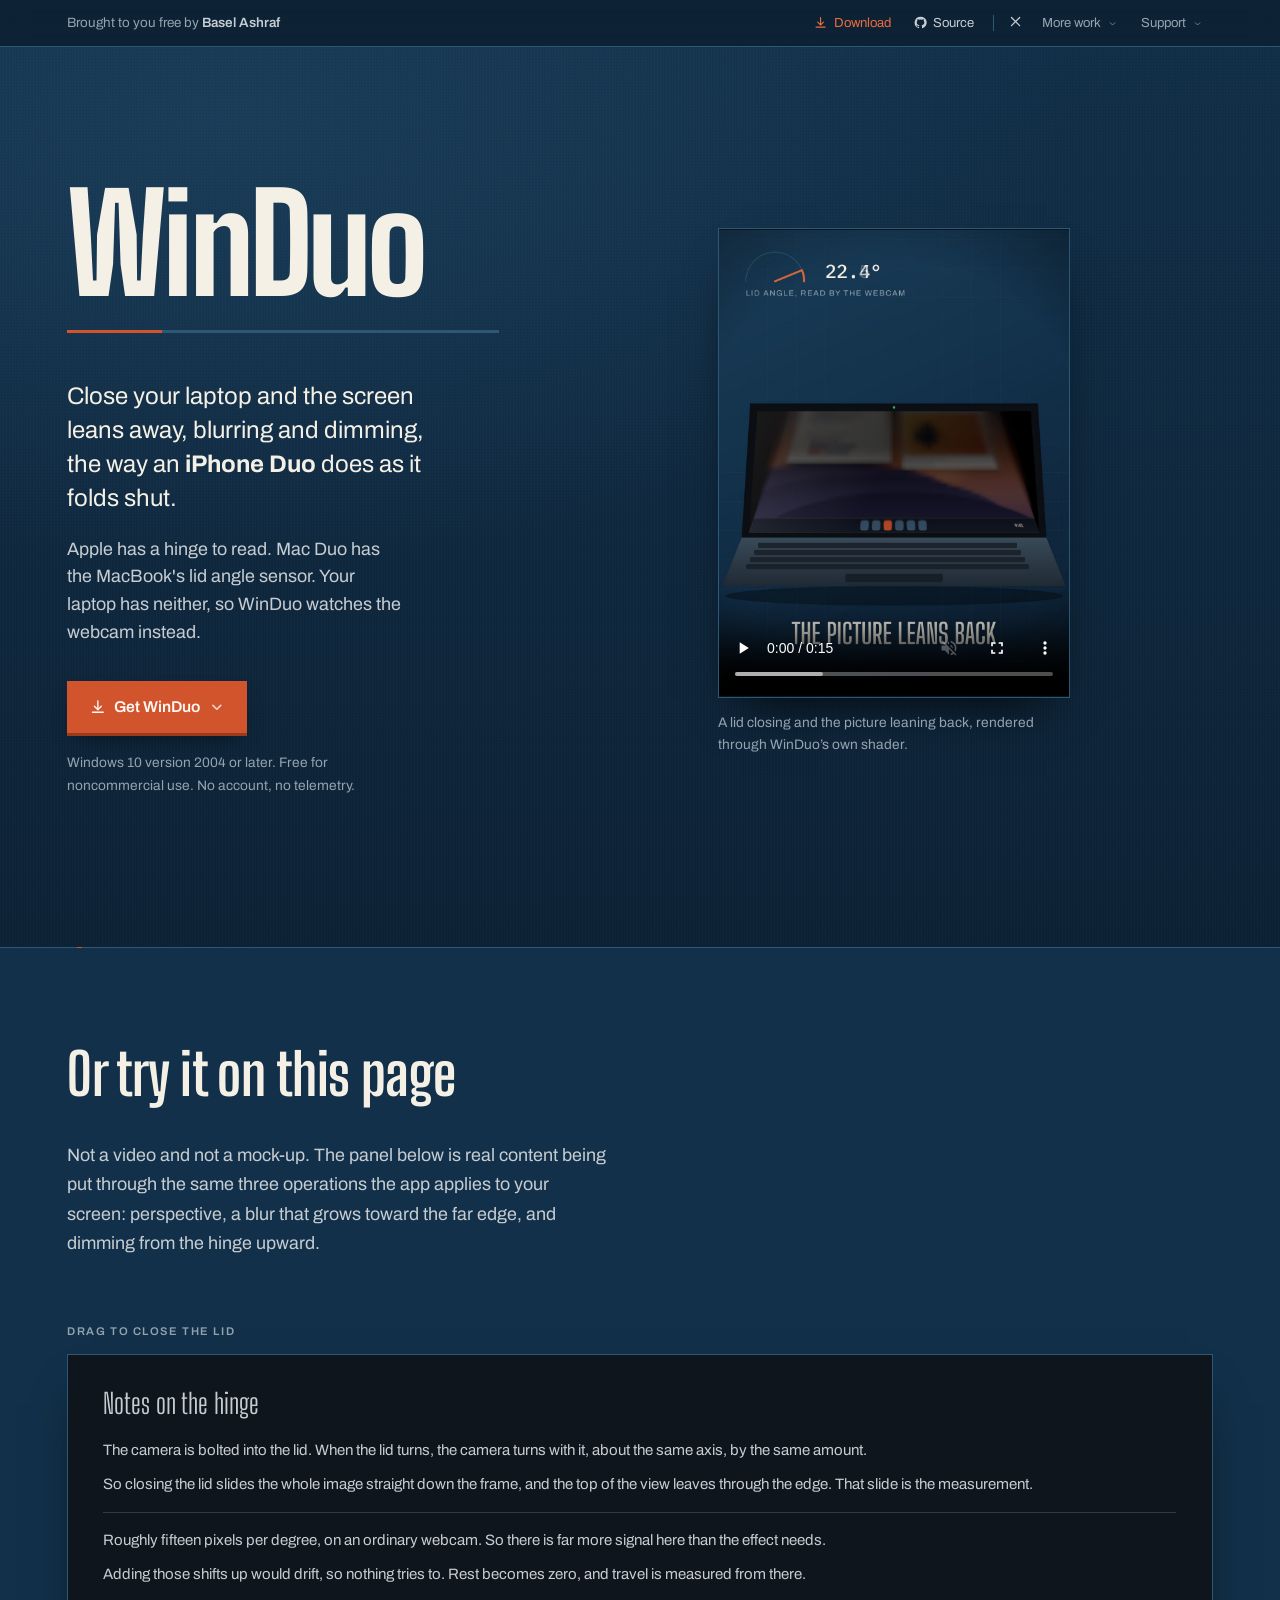
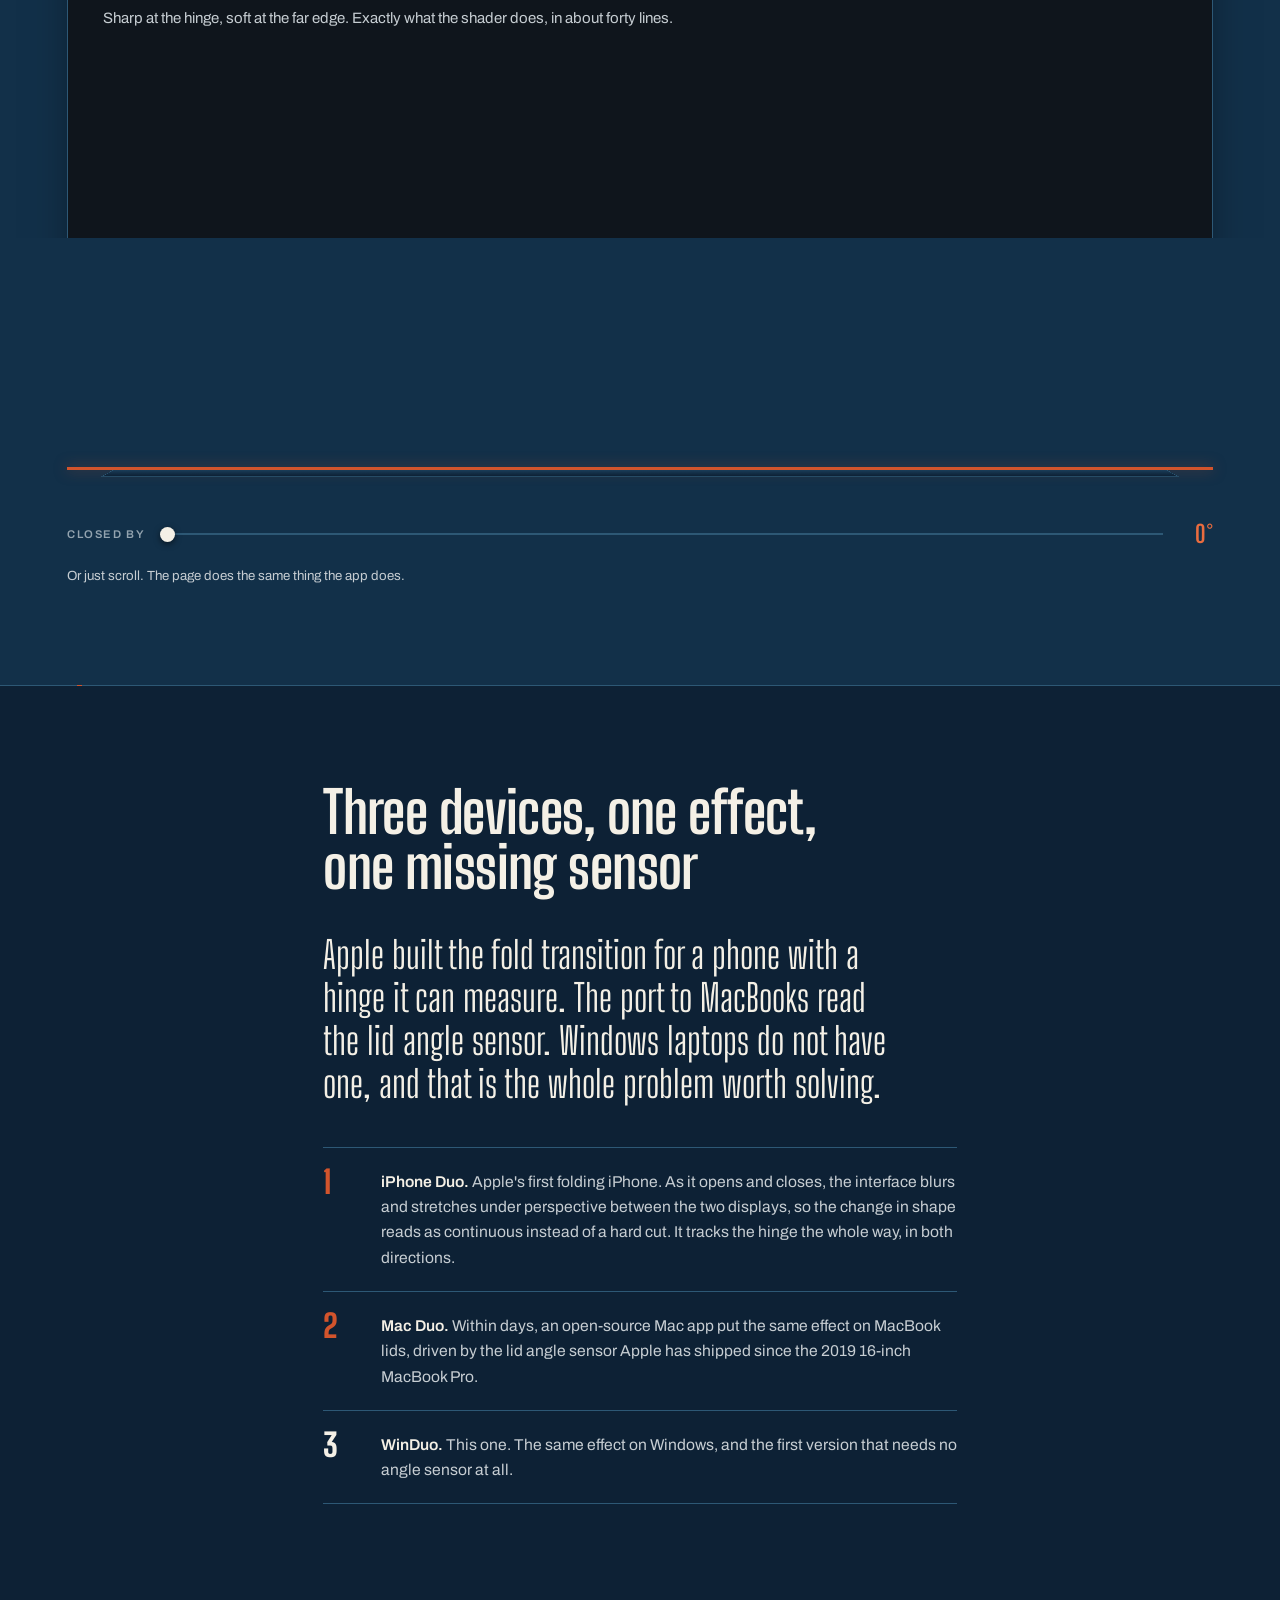
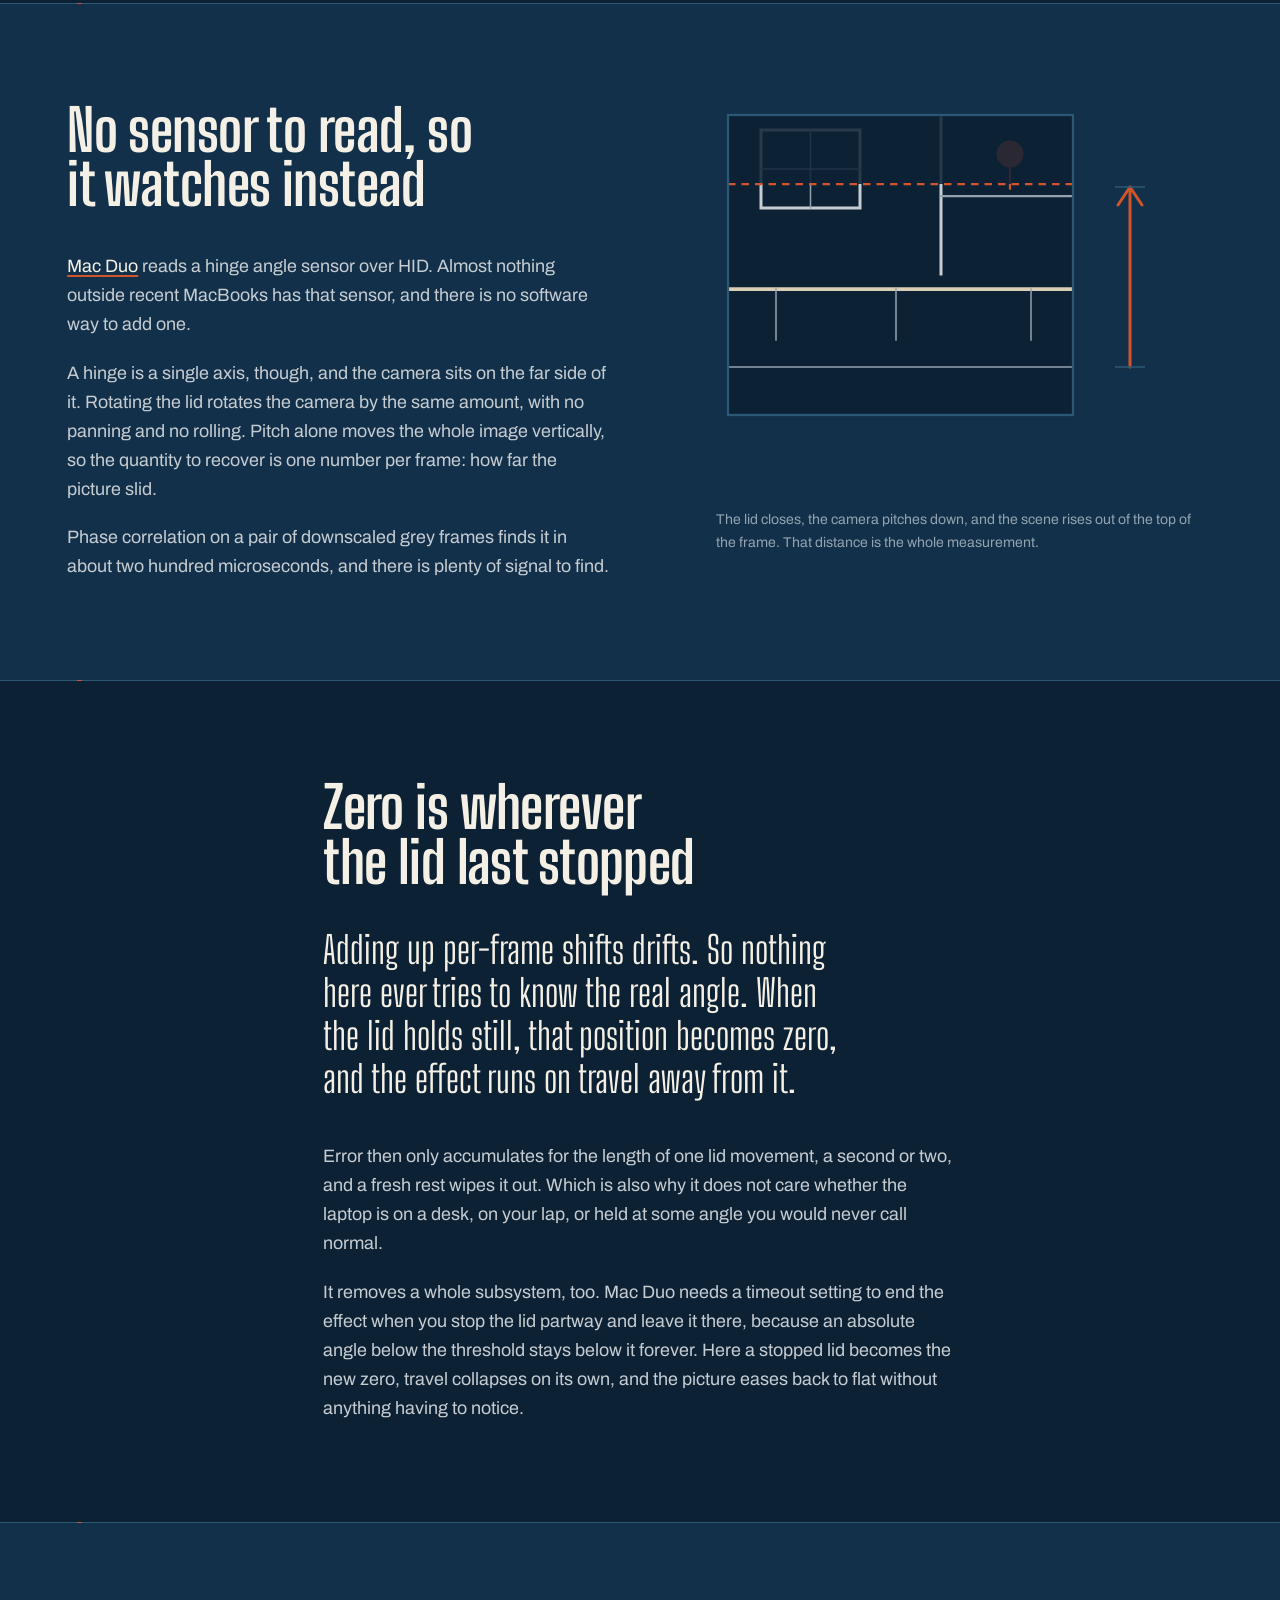
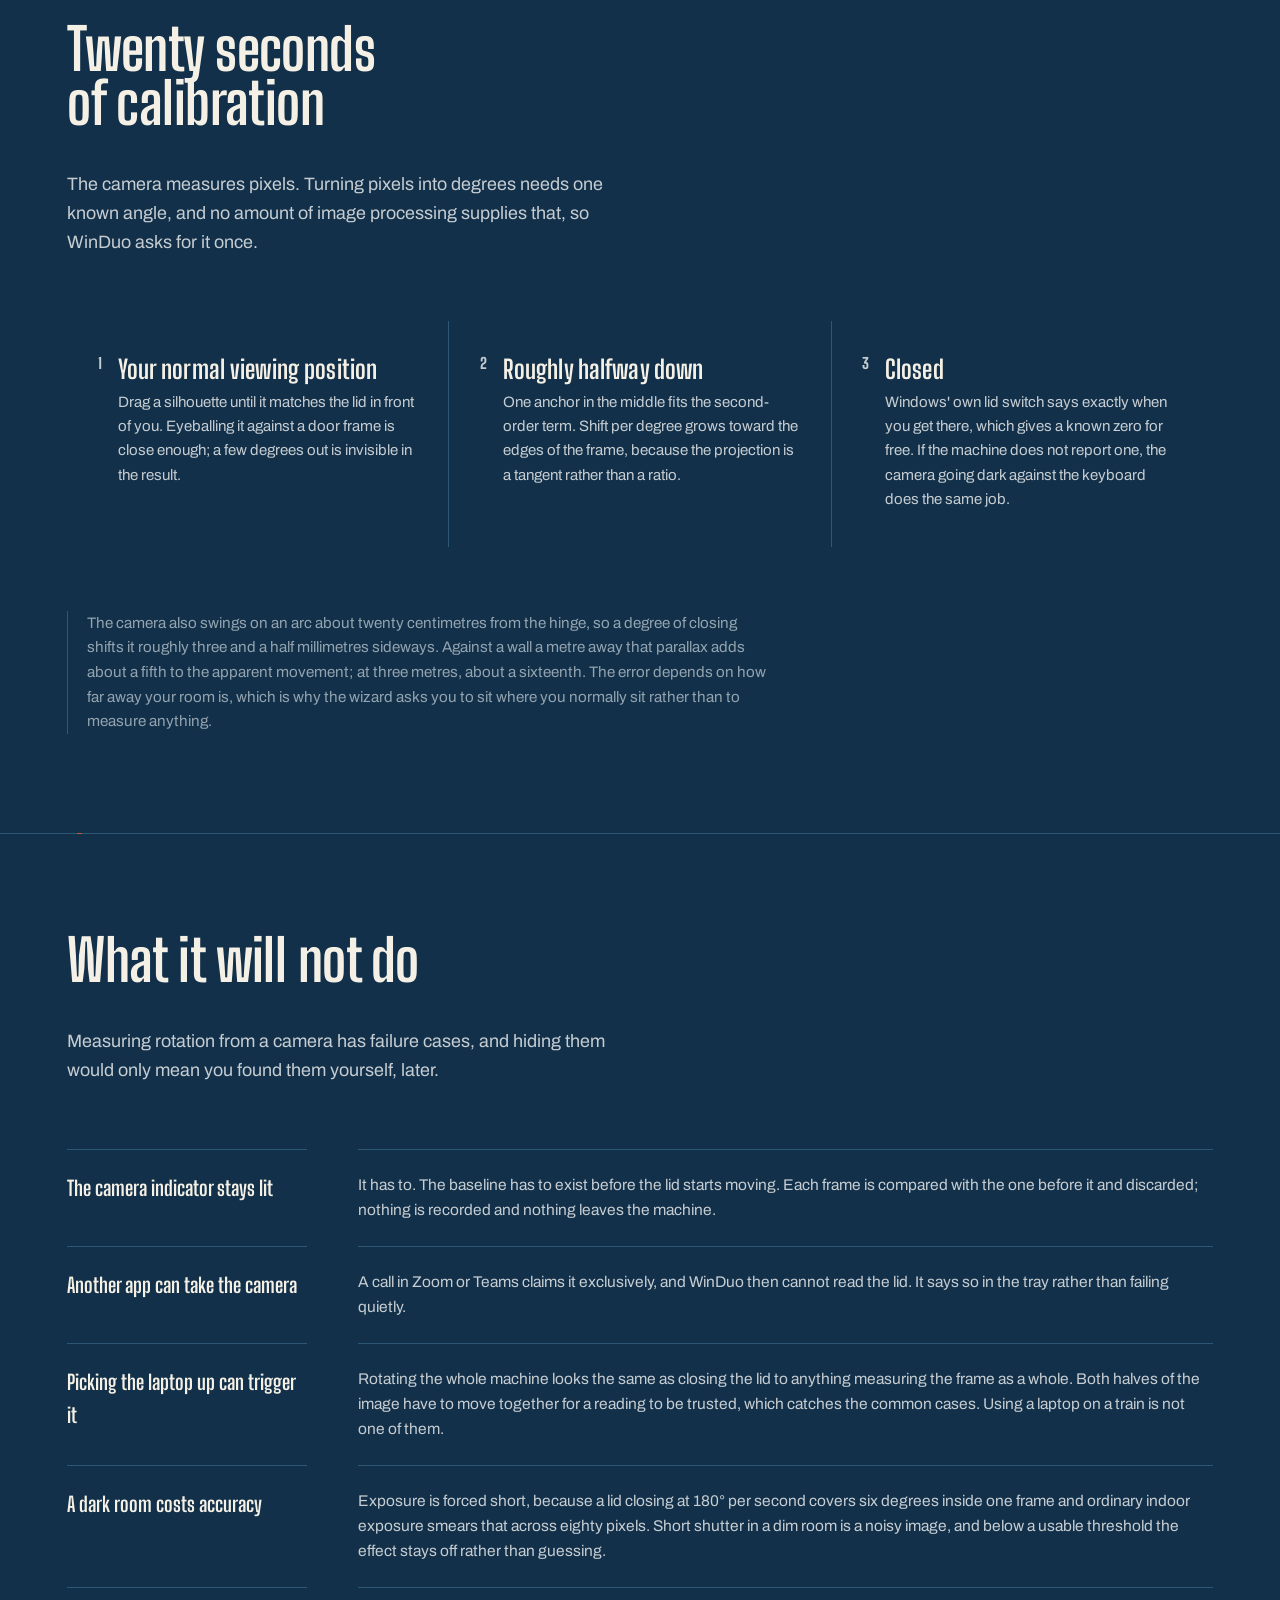
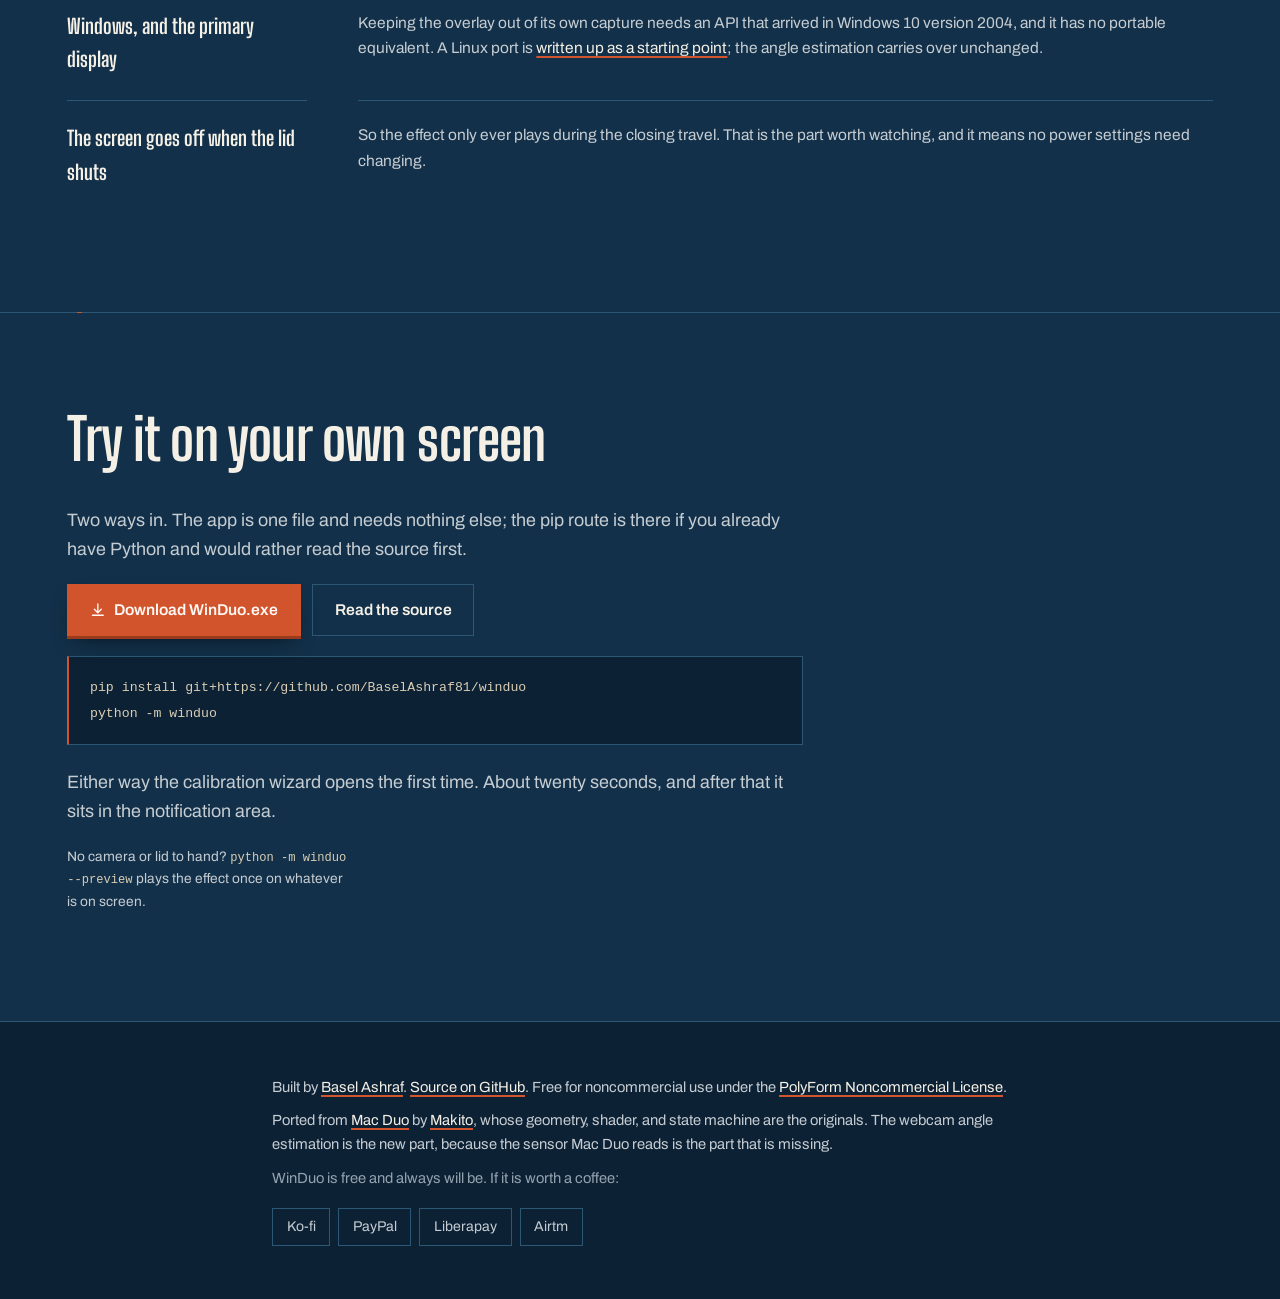
<file: docs/index.html>
<!DOCTYPE html>
<html lang="en">
<head>
<meta charset="utf-8">
<meta name="viewport" content="width=device-width, initial-scale=1">

<title>WinDuo: the iPhone Duo fold effect on any Windows laptop</title>
<meta name="description" content="Close your laptop and the screen leans away, blurring and dimming, like an iPhone Duo folding shut. Apple uses a hinge. Mac Duo uses the MacBook's lid angle sensor. Your laptop has neither, so WinDuo reads the angle from your webcam. Free and open source.">
<link rel="canonical" href="https://winduo.baselashraf.com/">
<meta name="author" content="Basel Ashraf">
<meta name="theme-color" content="#123049">

<meta property="og:type" content="website">
<meta property="og:site_name" content="WinDuo">
<meta property="og:title" content="WinDuo: the iPhone Duo fold effect on any Windows laptop">
<meta property="og:description" content="Apple needed a hinge. Mac Duo needed a lid angle sensor. WinDuo needs a webcam.">
<meta property="og:url" content="https://winduo.baselashraf.com/">
<meta property="og:image" content="https://baselashraf.com/media/winduo-og.png">
<meta property="og:image:width" content="1200">
<meta property="og:image:height" content="630">
<meta property="og:image:alt" content="A laptop screen leaning back on its hinge, the picture converging, blurring, and darkening toward its top edge.">
<meta name="twitter:card" content="summary_large_image">
<meta name="twitter:image" content="https://baselashraf.com/media/winduo-og.png">
<meta name="twitter:creator" content="@BaselAshraf81">
<meta name="twitter:title" content="WinDuo: the iPhone Duo fold effect on any Windows laptop">
<meta name="twitter:description" content="Apple needed a hinge. Mac Duo needed a lid angle sensor. WinDuo needs a webcam.">

<script type="application/ld+json">
{
  "@context": "https://schema.org",
  "@type": "SoftwareApplication",
  "name": "WinDuo",
  "url": "https://winduo.baselashraf.com/",
  "applicationCategory": "UtilitiesApplication",
  "operatingSystem": "Windows 10 version 2004 or later, Windows 11",
  "description": "Brings the iPhone Duo fold transition to Windows laptops. The screen tilts, blurs, and dims as the lid closes. The lid angle is recovered from the webcam by measuring vertical image shift, so no hinge angle sensor is required.",
  "offers": { "@type": "Offer", "price": "0", "priceCurrency": "USD" },
  "author": { "@type": "Person", "name": "Basel Ashraf", "url": "https://baselashraf.com/" },
  "license": "https://polyformproject.org/licenses/noncommercial/1.0.0",
  "codeRepository": "https://github.com/BaselAshraf81/winduo",
  "isBasedOn": "https://github.com/sumimakito/Mac-Duo"
}
</script>

<script type="application/ld+json">
{
  "@context": "https://schema.org",
  "@type": "FAQPage",
  "mainEntity": [
    {
      "@type": "Question",
      "name": "Does WinDuo need a lid angle sensor?",
      "acceptedAnswer": { "@type": "Answer", "text": "No. Almost no laptop outside recent MacBooks has one. WinDuo recovers the lid angle from the webcam instead: the camera is mounted in the lid, so closing the lid slides the whole camera image vertically by a predictable amount, roughly fifteen pixels per degree." }
    },
    {
      "@type": "Question",
      "name": "Is WinDuo recording me?",
      "acceptedAnswer": { "@type": "Answer", "text": "No. Each camera frame is compared with the frame before it and then discarded. Nothing is written to disk and nothing leaves the machine. The camera indicator light stays lit while WinDuo runs, because the app has to be watching before the lid starts moving." }
    },
    {
      "@type": "Question",
      "name": "What is the iPhone Duo fold effect?",
      "acceptedAnswer": { "@type": "Answer", "text": "On Apple's iPhone Duo, the interface blurs and stretches under perspective as the phone folds between its two displays, so the change in shape feels continuous rather than abrupt. Mac Duo brought the same effect to MacBooks using the lid angle sensor. WinDuo brings it to Windows laptops without one." }
    },
    {
      "@type": "Question",
      "name": "Which versions of Windows does WinDuo support?",
      "acceptedAnswer": { "@type": "Answer", "text": "Windows 10 version 2004 or later, and Windows 11. Keeping the overlay out of its own screen capture needs an API introduced in that build, and there is no workaround on older versions." }
    }
  ]
}
</script>

<link rel="icon" href="icon.svg" type="image/svg+xml">
<link rel="preconnect" href="https://fonts.googleapis.com">
<link rel="preconnect" href="https://fonts.gstatic.com" crossorigin>
<link href="https://fonts.googleapis.com/css2?family=Big+Shoulders+Display:wght@500;700;800&family=Archivo:ital,wght@0,400;0,500;0,600;1,400&display=swap" rel="stylesheet">
<link rel="stylesheet" href="style.css">

<!--
  Google tag (gtag.js), the same Measurement ID as every other property on
  baselashraf.com. GA4 sets its cookies on the registrable root domain, so this
  subdomain lands in the same property and the same sessions as the rest of the
  site without any cross-domain linker configuration.
-->
<script async src="https://www.googletagmanager.com/gtag/js?id=G-GM71X3G33E"></script>
<script>
  window.dataLayer = window.dataLayer || [];
  function gtag() { dataLayer.push(arguments); }
  gtag("js", new Date());
  gtag("config", "G-GM71X3G33E");
</script>
</head>
<body>
<!--
  THESIS: A painted flat is an image built to read correctly from one seat while
  the surface it sits on angles away from the audience. That is exactly what this
  app does to a screen, so the page performs the effect on its own content
  instead of describing it. Refuses the OSS arrangement: dark hero, gradient
  headline, three feature cards, badge row.
  OWN-WORLD: Drenched Prussian blue distemper ground, chalk snap-lines struck
  across it, oxide red as the working mark and the only saturated accent, raw
  linen as a material note. Condensed wood-type display over a workhorse
  grotesk. Rules and graticules are drawn, never boxed; there are no cards.
  STORY: A Windows laptop owner sees the effect happen to this page, understands
  it comes from the webcam rather than a sensor they do not have, believes the
  measurement is sound because the failure cases are named, and downloads it.
  FIRST VIEWPORT: Full-bleed blue flat. Chalk sightline struck horizontally at
  one third. The wordmark and one sentence painted at left; at right a screen
  hinged on its bottom edge, leaning back under real perspective with
  progressive blur and dimming, driven by a degree-marked control directly
  under it. Primary action sits on the sightline, left, above the fold.
  FORM: Scene painter's anamorphic stage flat. Candidate 6 of 7 on my grounded
  list, ordered by resonance. Seed key a822940d.
  FINISH: unreviewed and undocumented is unfinished; this build ends with the finish review, the verdict, and DESIGN.md
-->

<a class="skip" href="#read">Skip to the explanation</a>

<!--
  The nav bar sits above everything and stays put while you scroll. It does
  two jobs: it tells you who made this without burying it at the bottom, and
  it surfaces the links that would otherwise be footer-only (download, source,
  support). Compact enough not to cover the demo, noisy enough to be useful.
-->
<nav class="bar" aria-label="Site navigation">
  <div class="bar__inner">
    <a class="bar__name" href="https://baselashraf.com" rel="author">
      Brought to you free by <strong>Basel Ashraf</strong>
    </a>
    <ul class="bar__links">
      <li>
        <a class="bar__link bar__link--primary" href="download.html">
          <svg class="icon" viewBox="0 0 16 16" aria-hidden="true" fill="none" stroke="currentColor" stroke-width="1.4" stroke-linecap="round" stroke-linejoin="round"><path d="M8 2v8"/><path d="M4.5 7.5 8 11l3.5-3.5"/><path d="M2.5 13.5h11"/></svg>
          Download
        </a>
      </li>
      <li>
        <a class="bar__link" href="https://github.com/BaselAshraf81/winduo">
          <svg class="icon" viewBox="0 0 16 16" aria-hidden="true" fill="currentColor"><path d="M8 .8a7.2 7.2 0 0 0-2.28 14.03c.36.07.49-.16.49-.35v-1.24c-2 .44-2.42-.85-2.42-.85-.33-.83-.8-1.05-.8-1.05-.65-.45.05-.44.05-.44.72.05 1.1.74 1.1.74.64 1.1 1.68.78 2.09.6.06-.47.25-.79.46-.97-1.6-.18-3.28-.8-3.28-3.56 0-.79.28-1.43.74-1.94-.07-.18-.32-.91.07-1.9 0 0 .6-.19 1.97.74a6.85 6.85 0 0 1 3.59 0c1.37-.93 1.97-.74 1.97-.74.39.99.14 1.72.07 1.9.46.51.74 1.15.74 1.94 0 2.77-1.69 3.38-3.3 3.56.26.22.49.66.49 1.33v1.97c0 .19.13.42.5.35A7.2 7.2 0 0 0 8 .8Z"/></svg>
          Source
        </a>
      </li>
      <li class="bar__divider" aria-hidden="true"></li>
      <li>
        <a class="bar__link bar__link--icon" href="https://x.com/BaselAshraf81" rel="noopener" aria-label="Follow Basel Ashraf on X" title="Follow on X">
          <svg class="icon" viewBox="0 0 16 16" aria-hidden="true" fill="none" stroke="currentColor" stroke-width="1.6" stroke-linecap="round"><path d="M3 3l10 10M13 3 3 13"/></svg>
        </a>
      </li>
      <li>
        <!--
          "More work" and "Support" are both dropdowns for the same reason:
          the type gets the same weight and treatment as the rest of the bar
          instead of shrinking to fit two bare links. Reuses the "grab"
          pattern from the hero's download menu, a native details/summary,
          keyboard operable and scripting-free.
        -->
        <details class="drop">
          <summary class="bar__link bar__link--dim">
            More work
            <svg class="icon drop__chevron" viewBox="0 0 16 16" aria-hidden="true" fill="none" stroke="currentColor" stroke-width="1.6" stroke-linecap="round" stroke-linejoin="round"><path d="M4 6.5 8 10.5l4-4"/></svg>
          </summary>
          <div class="drop__menu drop__menu--right">
            <a class="drop__option" href="https://eigendrum.com" rel="noopener">
              <span class="drop__name">Eigendrum</span>
              <span class="drop__note">Draw any shape and hear it as a real vibrating drum.</span>
            </a>
            <a class="drop__option" href="https://roadwright.baselashraf.com" rel="noopener">
              <span class="drop__name">Roadwright</span>
              <span class="drop__note">Draw a wheel, see the road it needs to roll smoothly.</span>
            </a>
            <a class="drop__option" href="https://baselashraf.com" rel="noopener">
              <span class="drop__name">Everything else</span>
              <span class="drop__note">The rest of what I build, at baselashraf.com.</span>
            </a>
          </div>
        </details>
      </li>
      <li>
        <details class="drop">
          <summary class="bar__link bar__link--dim">
            Support
            <svg class="icon drop__chevron" viewBox="0 0 16 16" aria-hidden="true" fill="none" stroke="currentColor" stroke-width="1.6" stroke-linecap="round" stroke-linejoin="round"><path d="M4 6.5 8 10.5l4-4"/></svg>
          </summary>
          <div class="drop__menu drop__menu--right">
            <a class="drop__option" href="https://ko-fi.com/baselashraf" rel="noopener">
              <span class="drop__name">Ko-fi</span>
              <span class="drop__note">One-off or monthly, no account needed.</span>
            </a>
            <a class="drop__option" href="https://paypal.me/baselashrafusd" rel="noopener">
              <span class="drop__name">PayPal</span>
              <span class="drop__note">Any amount, one time.</span>
            </a>
            <a class="drop__option" href="https://liberapay.com/BaselAshraf81/donate" rel="noopener">
              <span class="drop__name">Liberapay</span>
              <span class="drop__note">Recurring, no fees.</span>
            </a>
            <a class="drop__option" href="https://airtm.me/theprofitking" rel="noopener">
              <span class="drop__name">Airtm</span>
              <span class="drop__note">Works from most countries.</span>
            </a>
          </div>
        </details>
      </li>
    </ul>
  </div>
</nav>

<header class="flat" id="top">
  <div class="flat__grain" aria-hidden="true"></div>
  <hr class="snap snap--head" aria-hidden="true">

  <div class="flat__inner">
    <div class="flat__say">
      <h1 class="wordmark">WinDuo</h1>
      <p class="lede">
        Close your laptop and the screen leans away, blurring and dimming, the way
        an <strong>iPhone&nbsp;Duo</strong> does as it folds shut.
      </p>
      <p class="lede lede--quiet">
        Apple has a hinge to read. Mac&nbsp;Duo has the MacBook's lid angle
        sensor. Your laptop has neither, so WinDuo watches the webcam instead.
      </p>

      <!--
        A details element rather than a scripted menu, so the options work with
        scripting off and stay keyboard operable for free.
      -->
      <div class="actions">
        <details class="grab">
          <summary class="button button--primary">
            <svg class="icon" viewBox="0 0 16 16" aria-hidden="true" fill="none" stroke="currentColor" stroke-width="1.4" stroke-linecap="round" stroke-linejoin="round"><path d="M8 2v8"/><path d="M4.5 7.5 8 11l3.5-3.5"/><path d="M2.5 13.5h11"/></svg>
            Get WinDuo
            <svg class="icon grab__chevron" viewBox="0 0 16 16" aria-hidden="true" fill="none" stroke="currentColor" stroke-width="1.6" stroke-linecap="round" stroke-linejoin="round"><path d="M4 6.5 8 10.5l4-4"/></svg>
          </summary>
          <div class="grab__menu">
            <a class="grab__option" href="download.html">
              <span class="grab__name">Download the app</span>
              <span class="grab__note">
                A single <code>WinDuo.exe</code>. Nothing else to install, no
                Python, no command line. Start here.
              </span>
            </a>
            <a class="grab__option" href="#install">
              <span class="grab__name">Install with pip</span>
              <span class="grab__note">
                For anyone who already has Python and would rather run from
                source.
              </span>
            </a>
          </div>
        </details>
      </div>
      <p class="fineprint">
        Windows 10 version 2004 or later. Free for noncommercial use. No
        account, no telemetry.
      </p>
    </div>

    <!--
      The reel, rendered through the real shader.
      -------------------------------------------
      docs/demo.mp4 and docs/demo.webm are the clip; until they exist the poster
      frame stands in, so the slot never renders as a broken element. The frame
      around it is cut tall rather than wide, so it reads as a vertical element
      beside the hero copy, with the landscape picture letterboxed inside it
      rather than cropped.

      Muted, loop, and playsinline so it behaves like a figure rather than a
      media player, and preload metadata so it costs nothing until someone
      presses play. Deliberately not autoplaying: it sits beside an interactive
      demo that already moves, and two things moving in one viewport is one
      too many.
    -->
    <figure class="reel">
      <div class="reel__frame">
        <video
          class="reel__video"
          controls
          muted
          loop
          playsinline
          preload="metadata"
          poster="poster.jpg"
          width="1080"
          height="1440"
        >
          <source src="demo.webm" type="video/webm">
          <source src="demo.mp4" type="video/mp4">
          <p class="reel__fallback">
            Your browser cannot play the recording.
            <a href="demo.mp4">Download it instead</a>, or scroll on for a live
            version you can drag.
          </p>
        </video>
      </div>
      <figcaption>
        A lid closing and the picture leaning back, rendered through WinDuo&rsquo;s own shader.
      </figcaption>
    </figure>
  </div>

  <hr class="snap snap--foot" aria-hidden="true">
</header>

<main id="read">

  <!--
    The interactive demonstration. A screen hinged on its bottom edge, warped
    with real perspective, blurred in a gradient by stacked masked layers, and
    dimmed from the hinge upward. The same three things the shader does.
  -->
  <section class="bay bay--try">
    <div class="bay__measure">
      <h2>Or try it on this page</h2>
      <p>
        Not a video and not a mock-up. The panel below is real content being put
        through the same three operations the app applies to your screen:
        perspective, a blur that grows toward the far edge, and dimming from the
        hinge upward.
      </p>
    </div>

    <figure class="stage" id="stage">
      <figcaption class="stage__label">Drag to close the lid</figcaption>

      <div class="stage__room">
        <div class="screen" id="screen">
          <div class="screen__face">
            <div class="screen__layer screen__layer--sharp">
              <div class="paper">
                <p class="paper__h">Notes on the hinge</p>
                <p>The camera is bolted into the lid. When the lid turns, the
                camera turns with it, about the same axis, by the same amount.</p>
                <p>So closing the lid slides the whole image straight down the
                frame, and the top of the view leaves through the edge. That
                slide is the measurement.</p>
                <p class="paper__rule"></p>
                <p>Roughly fifteen pixels per degree, on an ordinary webcam. So
                there is far more signal here than the effect needs.</p>
                <p>Adding those shifts up would drift, so nothing tries to. Rest
                becomes zero, and travel is measured from there.</p>
                <p class="paper__foot">Sharp at the hinge, soft at the far edge.
                Exactly what the shader does, in about forty lines.</p>
              </div>
            </div>
            <div class="screen__layer screen__layer--soft" aria-hidden="true"></div>
            <div class="screen__layer screen__layer--softer" aria-hidden="true"></div>
            <div class="screen__layer screen__layer--softest" aria-hidden="true"></div>
            <div class="screen__dim" aria-hidden="true"></div>
          </div>
        </div>
        <div class="hinge" aria-hidden="true"></div>
        <div class="base" aria-hidden="true"></div>
      </div>

      <div class="dial">
        <label class="dial__label" for="travel">Closed by</label>
        <input class="dial__input" id="travel" type="range" min="0" max="64" value="0" step="0.5"
               aria-describedby="travel-readout">
        <output class="dial__readout" id="travel-readout" for="travel">0°</output>
      </div>
      <p class="dial__note" id="stage-note">
        Or just scroll. The page does the same thing the app does.
      </p>
    </figure>
  </section>

  <hr class="snap" aria-hidden="true">

  <!-- Passage 0: the lineage. Short, and it is the reason anyone is reading. -->
  <section class="bay bay--quiet">
    <div class="bay__wide">
      <h2>Three devices, one effect, one missing sensor</h2>
      <p class="statement">
        Apple built the fold transition for a phone with a hinge it can measure.
        The port to MacBooks read the lid angle sensor. Windows laptops do not have
        one, and that is the whole problem worth solving.
      </p>
      <!--
        Each item's prose is wrapped in a div on purpose. The li is a two-column
        grid, and bare inline content beside a <strong> would form a second
        anonymous grid item, which lands in row two of the 2.6rem numeral column
        and wraps to one word per line.
      -->
      <ol class="lineage">
        <li>
          <div>
            <strong>iPhone Duo.</strong> Apple's first folding iPhone. As it opens
            and closes, the interface blurs and stretches under perspective between
            the two displays, so the change in shape reads as continuous instead of
            a hard cut. It tracks the hinge the whole way, in both directions.
          </div>
        </li>
        <li>
          <div>
            <strong>Mac Duo.</strong> Within days, an open-source Mac app put the
            same effect on MacBook lids, driven by the lid angle sensor Apple has
            shipped since the 2019 16-inch MacBook Pro.
          </div>
        </li>
        <li>
          <div>
            <strong>WinDuo.</strong> This one. The same effect on Windows, and the
            first version that needs no angle sensor at all.
          </div>
        </li>
      </ol>
    </div>
  </section>

  <hr class="snap" aria-hidden="true">

  <!-- Passage 1: the mechanism. Prose-led, one drawn diagram. -->
  <section class="bay">
    <div class="bay__measure">
      <h2>No sensor to read, so it watches instead</h2>
      <p>
        <a href="https://github.com/sumimakito/Mac-Duo">Mac Duo</a> reads a hinge
        angle sensor over HID. Almost nothing outside recent MacBooks has that
        sensor, and there is no software way to add one.
      </p>
      <p>
        A hinge is a single axis, though, and the camera sits on the far side of
        it. Rotating the lid rotates the camera by the same amount, with no
        panning and no rolling. Pitch alone moves the whole image vertically, so
        the quantity to recover is one number per frame: how far the picture
        slid.
      </p>
      <p>
        Phase correlation on a pair of downscaled grey frames finds it in about
        two hundred microseconds, and there is plenty of signal to find.
      </p>
    </div>

    <figure class="plate">
      <svg class="slide" viewBox="0 0 320 260" role="img"
           aria-label="A camera frame with a room in it. As the lid closes the whole scene slides upward and the top of it passes out of the frame.">
        <defs>
          <clipPath id="frame-clip">
            <rect x="8" y="8" width="230" height="200"/>
          </clipPath>
        </defs>

        <!-- What the camera sees, sliding up as one piece. -->
        <g clip-path="url(#frame-clip)">
          <rect x="8" y="8" width="230" height="200" fill="#0d2135"/>
          <g class="slide__scene" stroke-linecap="square" fill="none">
            <!-- A window, a door frame, a desk edge, a lamp: the ordinary
                 furniture a correlator actually locks onto. -->
            <rect x="30" y="18" width="66" height="52" stroke="#c6cdd2" stroke-width="2"/>
            <path d="M30 44h66M63 18v52" stroke="#93a3af" stroke-width="1"/>
            <path d="M150 10v104" stroke="#c6cdd2" stroke-width="2"/>
            <path d="M150 62h88" stroke="#93a3af" stroke-width="1.5"/>
            <circle cx="196" cy="34" r="9" fill="#d2542c" stroke="none"/>
            <path d="M196 43v14" stroke="#d2542c" stroke-width="1.5"/>
            <path d="M8 124h230" stroke="#d9cdb4" stroke-width="2.5"/>
            <path d="M40 124v34M120 124v34M210 124v34" stroke="#93a3af" stroke-width="1"/>
            <path d="M8 176h230" stroke="#93a3af" stroke-width="1"/>
          </g>
          <!-- The band that has already left the frame. -->
          <rect class="slide__gone" x="8" y="8" width="230" height="46"
                fill="#0d2135" fill-opacity="0.86"/>
          <path class="slide__gone" d="M8 54h230" stroke="#d2542c" stroke-width="1.5"
                stroke-dasharray="5 4"/>
        </g>

        <rect x="8" y="8" width="230" height="200" fill="none"
              stroke="#2d5875" stroke-width="1.5"/>

        <!-- The direction of travel, and how much of it. -->
        <g stroke="#d2542c" fill="none" stroke-width="2" stroke-linecap="round"
           stroke-linejoin="round">
          <path d="M276 176V56"/>
          <path d="M268 68l8-12 8 12"/>
        </g>
        <g stroke="#2d5875" stroke-width="1">
          <path d="M266 176h20M266 56h20"/>
        </g>
      </svg>
      <figcaption>
        The lid closes, the camera pitches down, and the scene rises out of the
        top of the frame. That distance is the whole measurement.
      </figcaption>
    </figure>
  </section>

  <hr class="snap" aria-hidden="true">

  <!-- Passage 2: the key idea. Quiet, wide, single column. Earned by the density above. -->
  <section class="bay bay--quiet">
    <div class="bay__wide">
      <h2>Zero is wherever the lid last stopped</h2>
      <p class="statement">
        Adding up per-frame shifts drifts. So nothing here ever tries to know the
        real angle. When the lid holds still, that position becomes zero, and the
        effect runs on travel away from it.
      </p>
      <p>
        Error then only accumulates for the length of one lid movement, a second
        or two, and a fresh rest wipes it out. Which is also why it does not care
        whether the laptop is on a desk, on your lap, or held at some angle you
        would never call normal.
      </p>
      <p>
        It removes a whole subsystem, too. Mac Duo needs a timeout setting to end
        the effect when you stop the lid partway and leave it there, because an
        absolute angle below the threshold stays below it forever. Here a stopped
        lid becomes the new zero, travel collapses on its own, and the picture
        eases back to flat without anything having to notice.
      </p>
    </div>
  </section>

  <hr class="snap" aria-hidden="true">

  <!-- Passage 3: a real sequence, so the numbers carry information. -->
  <section class="bay bay--stack">
    <div class="bay__measure">
      <h2>Twenty seconds of calibration</h2>
      <p>
        The camera measures pixels. Turning pixels into degrees needs one known
        angle, and no amount of image processing supplies that, so WinDuo asks
        for it once.
      </p>
    </div>

    <ol class="steps">
      <li class="step">
        <p class="step__num" aria-hidden="true">1</p>
        <div>
          <h3>Your normal viewing position</h3>
          <p>
            Drag a silhouette until it matches the lid in front of you. Eyeballing
            it against a door frame is close enough; a few degrees out is
            invisible in the result.
          </p>
        </div>
      </li>
      <li class="step">
        <p class="step__num" aria-hidden="true">2</p>
        <div>
          <h3>Roughly halfway down</h3>
          <p>
            One anchor in the middle fits the second-order term. Shift per degree
            grows toward the edges of the frame, because the projection is a
            tangent rather than a ratio.
          </p>
        </div>
      </li>
      <li class="step">
        <p class="step__num" aria-hidden="true">3</p>
        <div>
          <h3>Closed</h3>
          <p>
            Windows' own lid switch says exactly when you get there, which gives a
            known zero for free. If the machine does not report one, the camera
            going dark against the keyboard does the same job.
          </p>
        </div>
      </li>
    </ol>

    <p class="aside">
      The camera also swings on an arc about twenty centimetres from the hinge, so
      a degree of closing shifts it roughly three and a half millimetres sideways.
      Against a wall a metre away that parallax adds about a fifth to the apparent
      movement; at three metres, about a sixteenth. The error depends on how far
      away your room is, which is why the wizard asks you to sit where you
      normally sit rather than to measure anything.
    </p>
  </section>

  <hr class="snap" aria-hidden="true">

  <!-- Passage 4: limits, stated plainly. Trust comes from naming these. -->
  <section class="bay bay--limits">
    <div class="bay__measure">
      <h2>What it will not do</h2>
      <p>
        Measuring rotation from a camera has failure cases, and hiding them would
        only mean you found them yourself, later.
      </p>
    </div>

    <dl class="limits">
      <dt>The camera indicator stays lit</dt>
      <dd>
        It has to. The baseline has to exist before the lid starts moving. Each
        frame is compared with the one before it and discarded; nothing is
        recorded and nothing leaves the machine.
      </dd>

      <dt>Another app can take the camera</dt>
      <dd>
        A call in Zoom or Teams claims it exclusively, and WinDuo then cannot read
        the lid. It says so in the tray rather than failing quietly.
      </dd>

      <dt>Picking the laptop up can trigger it</dt>
      <dd>
        Rotating the whole machine looks the same as closing the lid to anything
        measuring the frame as a whole. Both halves of the image have to move
        together for a reading to be trusted, which catches the common cases.
        Using a laptop on a train is not one of them.
      </dd>

      <dt>A dark room costs accuracy</dt>
      <dd>
        Exposure is forced short, because a lid closing at 180° per second covers
        six degrees inside one frame and ordinary indoor exposure smears that
        across eighty pixels. Short shutter in a dim room is a noisy image, and
        below a usable threshold the effect stays off rather than guessing.
      </dd>

      <dt>Windows, and the primary display</dt>
      <dd>
        Keeping the overlay out of its own capture needs an API that arrived in
        Windows 10 version 2004, and it has no portable equivalent. A Linux port
        is <a href="https://github.com/BaselAshraf81/winduo/blob/main/CONTRIBUTING.md">written
        up as a starting point</a>; the angle estimation carries over unchanged.
      </dd>

      <dt>The screen goes off when the lid shuts</dt>
      <dd>
        So the effect only ever plays during the closing travel. That is the part
        worth watching, and it means no power settings need changing.
      </dd>
    </dl>
  </section>

  <hr class="snap" aria-hidden="true">

  <!-- Close: anchored by the action, not a summary. -->
  <section class="bay bay--close" id="install">
    <div class="bay__wide">
      <h2>Try it on your own screen</h2>
      <p>
        Two ways in. The app is one file and needs nothing else; the pip route is
        there if you already have Python and would rather read the source first.
      </p>

      <div class="actions">
        <a class="button button--primary" href="download.html">
          <svg class="icon" viewBox="0 0 16 16" aria-hidden="true" fill="none" stroke="currentColor" stroke-width="1.4" stroke-linecap="round" stroke-linejoin="round"><path d="M8 2v8"/><path d="M4.5 7.5 8 11l3.5-3.5"/><path d="M2.5 13.5h11"/></svg>
          Download WinDuo.exe
        </a>
        <a class="button" href="https://github.com/BaselAshraf81/winduo">Read the source</a>
      </div>

      <pre class="code"><code>pip install git+https://github.com/BaselAshraf81/winduo
python -m winduo</code></pre>

      <p>
        Either way the calibration wizard opens the first time. About twenty
        seconds, and after that it sits in the notification area.
      </p>

      <p class="fineprint">
        No camera or lid to hand? <code>python -m winduo --preview</code> plays the
        effect once on whatever is on screen.
      </p>
    </div>
  </section>
</main>

<footer class="foot">
  <p>
    Built by <a href="https://baselashraf.com">Basel Ashraf</a>.
    <a href="https://github.com/BaselAshraf81/winduo">Source on GitHub</a>.
    Free for noncommercial use under the
    <a href="https://polyformproject.org/licenses/noncommercial/1.0.0">PolyForm
    Noncommercial License</a>.
  </p>
  <p>
    Ported from <a href="https://github.com/sumimakito/Mac-Duo">Mac Duo</a> by
    <a href="https://github.com/sumimakito">Makito</a>, whose geometry, shader,
    and state machine are the originals. The webcam angle estimation is the new
    part, because the sensor Mac Duo reads is the part that is missing.
  </p>

  <p class="foot__quiet" id="support">
    WinDuo is free and always will be. If it is worth a coffee:
  </p>
  <ul class="support">
    <li><a href="https://ko-fi.com/baselashraf" rel="noopener">Ko-fi</a></li>
    <li><a href="https://paypal.me/baselashrafusd" rel="noopener">PayPal</a></li>
    <li><a href="https://liberapay.com/BaselAshraf81/donate" rel="noopener">Liberapay</a></li>
    <li><a href="https://airtm.me/theprofitking" rel="noopener">Airtm</a></li>
  </ul>
</footer>

<script src="demo.js" defer></script>
</body>
</html>
</file>
<file: docs/style.css>
/* WinDuo — scene painter's flat.
 *
 * Prussian blue distemper at page scale, chalk snap-lines struck across it,
 * oxide red as the only saturated mark. Rules and graticules are drawn; there
 * are no cards anywhere in this sheet.
 */

:root {
  /* Distemper blue, mixed three ways. The ground carries the page. */
  --blue-deep: #0d2135;
  --blue: #123049;
  --blue-lift: #1a3d59;
  --blue-line: #2d5875;

  /* Chalk, struck and rubbed back. All three pass AA on --blue. */
  --chalk: #f4f0e6;      /* 12.4:1 */
  --chalk-soft: #c6cdd2;  /* 7.8:1 */
  --chalk-faint: #93a3af; /* 4.6:1 */

  /* Oxide red, the working mark. Only ever on the blue, never as body text. */
  --oxide: #d2542c;
  --oxide-lift: #ea6c3f;
  --linen: #d9cdb4;

  --measure: 34rem;
  --gap: clamp(1.5rem, 4vw, 4rem);
  --bay-y: clamp(4.5rem, 11vh, 9rem);

  --display: "Big Shoulders Display", "Arial Narrow", sans-serif;
  --text: "Archivo", system-ui, -apple-system, "Segoe UI", sans-serif;

  /* Exponential ease-out. One curve for the whole sheet. */
  --ease: cubic-bezier(0.16, 1, 0.3, 1);
}

*, *::before, *::after { box-sizing: border-box; }

html {
  -webkit-text-size-adjust: 100%;
  scroll-behavior: smooth;
}

@media (prefers-reduced-motion: reduce) {
  html { scroll-behavior: auto; }
}

body {
  margin: 0;
  background: var(--blue);
  color: var(--chalk);
  font-family: var(--text);
  font-size: clamp(1rem, 0.96rem + 0.2vw, 1.12rem);
  line-height: 1.62;
  -webkit-font-smoothing: antialiased;
  overflow-x: hidden;
}

/* --- Type ------------------------------------------------------------- */

h1, h2, h3 {
  font-family: var(--display);
  font-weight: 700;
  line-height: 0.94;
  letter-spacing: -0.01em;
  text-wrap: balance;
  margin: 0;
}

h2 {
  font-size: clamp(2.1rem, 1.4rem + 3vw, 3.6rem);
  margin-bottom: 0.7em;
}

h3 {
  font-size: clamp(1.25rem, 1.1rem + 0.7vw, 1.6rem);
  margin-bottom: 0.35em;
  letter-spacing: 0.005em;
}

p { margin: 0 0 1.1em; }
p:last-child { margin-bottom: 0; }

a {
  color: var(--chalk);
  text-decoration-color: var(--oxide);
  text-decoration-thickness: 2px;
  text-underline-offset: 0.18em;
  transition: color 180ms var(--ease);
}

a:hover { color: var(--oxide-lift); }

:focus-visible {
  outline: 2px solid var(--oxide-lift);
  outline-offset: 3px;
}

code {
  font-family: ui-monospace, "Cascadia Mono", "Consolas", monospace;
  font-size: 0.88em;
  color: var(--linen);
}

.skip {
  position: absolute;
  left: -9999px;
  top: 0;
  z-index: 20;
  background: var(--oxide);
  color: #fff;
  padding: 0.7rem 1.1rem;
  text-decoration: none;
}

.skip:focus { left: 0.6rem; top: 0.6rem; }

/* --- Snap lines: the page's only divider ------------------------------ */

.snap {
  border: 0;
  height: 1px;
  margin: 0;
  background: var(--blue-line);
  position: relative;
}

/* A struck line has a mark where the chalk was pinned. */
.snap::after {
  content: "";
  position: absolute;
  left: clamp(1.5rem, 6vw, 6rem);
  top: -2px;
  width: 5px;
  height: 5px;
  background: var(--oxide);
  border-radius: 50%;
}

/* --- Nav bar ---------------------------------------------------------- */

.bar {
  position: sticky;
  top: 0;
  z-index: 100;
  background: rgba(13, 33, 53, 0.94);
  border-bottom: 1px solid var(--blue-line);
  -webkit-backdrop-filter: blur(14px);
  backdrop-filter: blur(14px);
}

.bar__inner {
  max-width: 78rem;
  margin: 0 auto;
  padding: 0 var(--gap);
  height: 46px;
  display: flex;
  align-items: center;
  gap: 1rem;
}

/* Only present on pages reached by navigating away from the main page (the
   download destination). A back affordance sits leading, beside identity,
   never among the trailing action list where the eye does not expect it. */
.bar__link--back {
  color: var(--chalk-soft);
  padding-left: 0;
}

.bar__link--back:hover { color: var(--chalk); background: transparent; }

.bar__name {
  font-size: 0.84rem;
  color: var(--chalk-faint);
  text-decoration: none;
  white-space: nowrap;
  flex: none;
  transition: color 180ms var(--ease);
}

.bar__name:hover { color: var(--chalk-soft); }

.bar__name strong {
  color: var(--chalk-soft);
  font-weight: 600;
}

.bar__links {
  display: flex;
  align-items: center;
  gap: 0.15rem;
  list-style: none;
  padding: 0;
  margin: 0 0 0 auto;
}

.bar__divider {
  width: 1px;
  height: 16px;
  background: var(--blue-line);
  margin: 0 0.4rem;
  flex: none;
}

.bar__link {
  display: inline-flex;
  align-items: center;
  gap: 0.38rem;
  padding: 0.3rem 0.65rem;
  font-size: 0.82rem;
  text-decoration: none;
  color: var(--chalk-soft);
  border-radius: 2px;
  transition: color 180ms var(--ease), background 180ms var(--ease);
  white-space: nowrap;
}

.bar__link:hover { color: var(--chalk); background: rgba(255, 255, 255, 0.06); }
.bar__link:focus-visible { outline: 2px solid var(--oxide-lift); }

/* The primary download stands out slightly but does not shout. */
.bar__link--primary {
  color: var(--oxide-lift);
}

.bar__link--primary:hover { color: var(--oxide-lift); background: rgba(210, 84, 44, 0.12); }

/* Support links are quieter than navigation; they should not compete for eye. */
.bar__link--dim { color: var(--chalk-faint); }
.bar__link--dim:hover { color: var(--chalk-soft); }

/* A glyph-only link (the X follow button) gets a square hit target instead of
   the text link's asymmetric horizontal padding. */
.bar__link--icon {
  padding: 0.4rem;
  color: var(--chalk-soft);
}

/* On narrow screens, collapse the attribution to just the icon by hiding the
   text, and drop the divider. The follow icon stays even when Support's text
   links go, since it costs almost no width. */
@media (max-width: 35rem) {
  .bar__name { display: none; }
  .bar__divider { display: none; }
  .bar__links { margin-left: auto; }
}

@media (max-width: 28rem) {
  .bar__link--dim { display: none; }
}

.flat {
  position: relative;
  background:
    radial-gradient(120% 90% at 18% 8%, var(--blue-lift) 0%, transparent 55%),
    linear-gradient(178deg, var(--blue) 0%, var(--blue-deep) 100%);
  isolation: isolate;
}

/* Canvas weave. A flat is stretched cloth, not a flat colour. */
.flat__grain {
  position: absolute;
  inset: 0;
  z-index: -1;
  opacity: 0.5;
  background-image:
    repeating-linear-gradient(90deg, rgba(255,255,255,0.028) 0 1px, transparent 1px 3px),
    repeating-linear-gradient(0deg, rgba(0,0,0,0.05) 0 1px, transparent 1px 3px);
}

.snap--head { display: none; }

.flat__inner {
  max-width: 78rem;
  margin: 0 auto;
  padding: clamp(3rem, 8vh, 6rem) var(--gap) clamp(3.5rem, 9vh, 6.5rem);
  display: grid;
  gap: clamp(2.5rem, 6vw, 5rem);
  grid-template-columns: 1fr;
  align-items: center;
}

@media (min-width: 62rem) {
  .flat__inner {
    grid-template-columns: minmax(0, 27rem) minmax(0, 1fr);
    min-height: 100svh;
  }
}

.wordmark {
  font-size: clamp(4rem, 2rem + 11vw, 8.5rem);
  font-weight: 800;
  letter-spacing: -0.028em;
  line-height: 0.82;
  margin-bottom: 0.34em;
}

/* The sightline: the seat the painted illusion is built for. */
.wordmark::after {
  content: "";
  display: block;
  height: 3px;
  width: 100%;
  margin-top: 0.22em;
  background: linear-gradient(90deg, var(--oxide) 0 22%, var(--blue-line) 22% 100%);
}

.lede {
  font-size: clamp(1.16rem, 1rem + 0.7vw, 1.5rem);
  line-height: 1.42;
  max-width: 26ch;
  margin-bottom: 0.85em;
}

.lede--quiet {
  color: var(--chalk-soft);
  font-size: clamp(1rem, 0.95rem + 0.25vw, 1.12rem);
  line-height: 1.55;
  max-width: 34ch;
  margin-bottom: 1.9em;
}

.actions {
  display: flex;
  flex-wrap: wrap;
  gap: 0.7rem;
  margin-bottom: 1.2rem;
}

.button {
  display: inline-flex;
  align-items: center;
  gap: 0.55rem;
  padding: 0.78rem 1.35rem;
  font-family: var(--text);
  font-size: 0.98rem;
  font-weight: 600;
  text-decoration: none;
  color: var(--chalk);
  border: 1.5px solid var(--blue-line);
  background: transparent;
  transition: border-color 200ms var(--ease), background 200ms var(--ease),
              transform 200ms var(--ease), color 200ms var(--ease);
}

.button:hover {
  color: var(--chalk);
  border-color: var(--chalk-faint);
  background: rgba(244, 240, 230, 0.06);
}

.button--primary {
  background: var(--oxide);
  border-color: var(--oxide);
  color: #fff8f4;
  /* Paint sits on the cloth: a real offset and a soft blur, not a halo. */
  box-shadow: 0 3px 0 #9c3a1c, 0 10px 22px -10px rgba(0, 0, 0, 0.7);
}

.button--primary:hover {
  background: var(--oxide-lift);
  border-color: var(--oxide-lift);
  color: #fff8f4;
  transform: translateY(-1px);
  box-shadow: 0 4px 0 #9c3a1c, 0 14px 26px -10px rgba(0, 0, 0, 0.7);
}

.button--primary:active { transform: translateY(1px); box-shadow: 0 1px 0 #9c3a1c; }

.icon { width: 1em; height: 1em; flex: none; }

/* --- Dropdown menu ------------------------------------------------------
 * One system for every details/summary menu on the site: the hero's "Get
 * WinDuo" choice and the nav bar's "Support" choice both use it. A native
 * details element, so both work with scripting off and are keyboard operable
 * for free. `.grab` is the hero's larger button-triggered variant; `.drop` is
 * the compact nav-bar trigger. Both share the `__menu`/`__option` panel.
 * -------------------------------------------------------------------- */

.grab, .drop { position: relative; }

.grab > summary, .drop > summary {
  cursor: pointer;
  list-style: none;
}

.grab > summary::-webkit-details-marker,
.drop > summary::-webkit-details-marker { display: none; }

.grab__chevron, .drop__chevron {
  transition: transform 200ms var(--ease);
  opacity: 0.8;
}

.grab[open] > summary .grab__chevron,
.drop[open] > summary .drop__chevron { transform: rotate(180deg); }

/* The compact trigger is a bar__link already; it only needs the chevron. */
.drop__chevron { width: 0.7em; height: 0.7em; margin-left: 0.1rem; }

.drop__menu, .grab__menu {
  position: absolute;
  top: calc(100% + 0.5rem);
  left: 0;
  z-index: 10;
  min-width: min(22rem, calc(100vw - 2 * var(--gap)));
  background: var(--blue-deep);
  border: 1.5px solid var(--blue-line);
  box-shadow: 0 18px 40px -14px rgba(0, 0, 0, 0.8);
}

/* The nav bar's menu opens near the right edge of the viewport, so it grows
   leftward from the trigger instead of overflowing off screen. */
.drop__menu--right { left: auto; right: 0; }

.drop__option, .grab__option {
  display: block;
  padding: 0.9rem 1.1rem;
  text-decoration: none;
  color: var(--chalk);
  border-bottom: 1px solid var(--blue-line);
  transition: background 180ms var(--ease);
}

.drop__option:last-child, .grab__option:last-child { border-bottom: 0; }

.drop__option:hover, .drop__option:focus-visible,
.grab__option:hover, .grab__option:focus-visible {
  background: rgba(244, 240, 230, 0.06);
  color: var(--chalk);
}

.drop__name, .grab__name {
  display: block;
  font-family: var(--display);
  font-weight: 700;
  margin-bottom: 0.15rem;
}

.grab__name { font-size: 1.2rem; }
.drop__name { font-size: 1.05rem; }

/* The recommended route gets the working mark, so the choice is not a coin flip. */
.grab__option:first-child .grab__name::after {
  content: "";
  display: inline-block;
  width: 6px;
  height: 6px;
  margin-left: 0.5rem;
  vertical-align: 0.28em;
  border-radius: 50%;
  background: var(--oxide);
}

.drop__note, .grab__note {
  display: block;
  font-size: 0.86rem;
  line-height: 1.5;
  color: var(--chalk-faint);
}

/* --- The recording --------------------------------------------------- */

/* The clip itself is landscape (16:9), but it sits beside a narrow column of
   text in a hero that reads top-to-bottom, so the frame around it is cut
   tall rather than wide: a portrait card with the true 16:9 picture floating
   inside it, letterboxed rather than cropped. object-fit: contain keeps
   every frame of the source intact; the frame's own height is what supplies
   the longitudinal shape. */
.reel {
  width: 100%;
  max-width: 22rem;
  margin: 0 auto;
}

.reel__frame {
  width: 100%;
  aspect-ratio: 3 / 4;
  overflow: hidden;
  background: var(--blue-deep);
  border: 1px solid var(--blue-line);
  box-shadow: 0 26px 50px -24px rgba(0, 0, 0, 0.85);
}

.reel__video {
  display: block;
  width: 100%;
  height: 100%;
  object-fit: contain;
  background: #071521;
}

.reel__fallback {
  padding: 1.2rem;
  font-size: 0.9rem;
  color: var(--chalk-soft);
}

.reel figcaption {
  margin-top: 0.9rem;
  font-size: 0.86rem;
  color: var(--chalk-faint);
}

.fineprint {
  font-size: 0.86rem;
  color: var(--chalk-faint);
  max-width: 36ch;
}

/* --- The stage: the demonstration ------------------------------------ */

.stage { margin: 0; }

.stage__label,
.dial__label {
  font-family: var(--text);
  font-size: 0.7rem;
  font-weight: 600;
  letter-spacing: 0.14em;
  text-transform: uppercase;
  color: var(--chalk-faint);
}

.stage__label { display: block; margin-bottom: 0.9rem; }

/* Perspective on the room, not on the screen, so the hinge behaves like a
 * hinge: the bottom edge stays put and the top edge recedes. */
.stage__room {
  position: relative;
  perspective: 1500px;
  perspective-origin: 50% 82%;
  padding-bottom: 2.2rem;
}

.screen {
  --travel: 0;            /* degrees closed, set by CSS animation or JS */
  --lean: calc(var(--travel) * 1deg);
  /* Trigger at 10 degrees, full strength 60 degrees later, matching the app's
   * own defaults so the page is not advertising a ramp nobody gets. */
  --progress: clamp(0, calc((var(--travel) - 10) / 60), 1);

  position: relative;
  aspect-ratio: 16 / 10;
  transform-origin: 50% 100%;
  /* Positive rotateX tips the top edge away from the viewer, so the far edge
   * recedes and converges while the hinge edge stays put. Negative would lean
   * the top toward the viewer and make it wider, which is a lid opening. */
  transform: rotateX(var(--lean));
  transform-style: preserve-3d;
  will-change: transform;
}

.screen__face {
  position: absolute;
  inset: 0;
  overflow: hidden;
  background: #0a0f14;
  border: 1px solid var(--blue-line);
  box-shadow: 0 26px 50px -24px rgba(0, 0, 0, 0.85);
}

/* Progressive blur, the same idea the shader uses: several copies at
 * increasing softness, each masked to reveal a band further from the hinge. */
.screen__layer {
  position: absolute;
  inset: 0;
  background: inherit;
}

.screen__layer--sharp { background: #0f151c; }

.screen__layer--soft,
.screen__layer--softer,
.screen__layer--softest {
  backdrop-filter: blur(var(--b));
  -webkit-backdrop-filter: blur(var(--b));
  opacity: var(--progress);
  -webkit-mask-image: linear-gradient(to top, transparent var(--from), #000 var(--to));
  mask-image: linear-gradient(to top, transparent var(--from), #000 var(--to));
}

.screen__layer--soft    { --b: 4px;  --from: 30%; --to: 58%; }
.screen__layer--softer  { --b: 12px; --from: 52%; --to: 80%; }
.screen__layer--softest { --b: 28px; --from: 72%; --to: 100%; }

/* Dimming from the hinge upward.
 *
 * Held well short of the app's own maximum on purpose. The app takes the far
 * edge to black, which is right when the lid is nearly shut and nobody is
 * looking, but a demonstration that goes black has hidden the blur and the
 * perspective it exists to show. Same shape, two thirds of the depth.
 */
.screen__dim {
  position: absolute;
  inset: 0;
  background: linear-gradient(to top, rgba(4, 8, 12, 0.06) 0%, rgba(4, 8, 12, 0.86) 94%);
  opacity: calc(var(--progress) * 0.78);
}

.paper {
  padding: clamp(1rem, 3.4%, 2.2rem);
  color: #cfd8de;
  font-size: clamp(0.72rem, 0.55rem + 0.55vw, 0.94rem);
  line-height: 1.5;
}

.paper__h {
  font-family: var(--display);
  font-size: 1.85em;
  line-height: 1;
  color: var(--chalk);
  margin-bottom: 0.5em;
}

.paper p { margin-bottom: 0.75em; }

.paper__rule {
  height: 1px;
  background: #2a3b48;
  margin: 1.1em 0 !important;
}

/* Sits near the hinge, where nothing is ever blurred or dimmed, so the
 * contrast against the far edge is visible in a single glance. */
.paper__foot {
  color: var(--linen);
  margin-top: 1.4em;
}

.hinge {
  position: absolute;
  left: 0;
  right: 0;
  bottom: 2.2rem;
  height: 3px;
  background: var(--oxide);
  box-shadow: 0 0 14px rgba(210, 84, 44, 0.5);
}

.base {
  position: absolute;
  left: 4%;
  right: 4%;
  bottom: 1.5rem;
  height: 0.7rem;
  background: linear-gradient(180deg, var(--blue-lift), var(--blue-deep));
  border: 1px solid var(--blue-line);
  border-top: 0;
  transform: perspective(600px) rotateX(58deg);
  transform-origin: 50% 0;
}

/* --- The control ----------------------------------------------------- */

.dial {
  display: grid;
  grid-template-columns: auto 1fr auto;
  align-items: center;
  gap: 0.9rem;
  margin-top: 0.6rem;
}

.dial__readout {
  font-family: var(--display);
  font-size: 1.5rem;
  font-weight: 700;
  color: var(--oxide-lift);
  min-width: 3.2ch;
  text-align: right;
  font-variant-numeric: tabular-nums;
}

.dial__input {
  -webkit-appearance: none;
  appearance: none;
  width: 100%;
  height: 1.4rem;
  background: transparent;
  cursor: ew-resize;
  margin: 0;
}

/* A degree graticule, struck into the groove. */
.dial__input::-webkit-slider-runnable-track {
  height: 2px;
  background:
    repeating-linear-gradient(90deg, var(--blue-line) 0 1px, transparent 1px 10%),
    var(--blue-line);
}

.dial__input::-moz-range-track {
  height: 2px;
  background: var(--blue-line);
}

.dial__input::-webkit-slider-thumb {
  -webkit-appearance: none;
  appearance: none;
  width: 15px;
  height: 15px;
  margin-top: -6.5px;
  border-radius: 50%;
  background: var(--chalk);
  border: none;
  box-shadow: 0 2px 6px rgba(0, 0, 0, 0.55);
  transition: background 160ms var(--ease);
}

.dial__input::-moz-range-thumb {
  width: 15px;
  height: 15px;
  border-radius: 50%;
  background: var(--chalk);
  border: none;
  box-shadow: 0 2px 6px rgba(0, 0, 0, 0.55);
}

.dial__input:hover::-webkit-slider-thumb { background: var(--oxide-lift); }
.dial__input:hover::-moz-range-thumb { background: var(--oxide-lift); }

.dial__note {
  margin-top: 0.7rem;
  font-size: 0.83rem;
  color: var(--chalk-faint);
}

/* Scroll-driven, so the effect works with JavaScript switched off. The
 * slider is the enhancement, not the other way round. */
@supports (animation-timeline: scroll()) {
  @media (prefers-reduced-motion: no-preference) {
    .screen {
      animation: close linear both;
      /* Root scroll rather than view(), so the start of the range is the top of
       * the document. A view() timeline is already partway through when the
       * element loads in the middle of the viewport, which would show a leaning
       * screen next to a readout saying nothing has moved. */
      animation-timeline: scroll(root block);
      animation-range: 0 70vh;
    }
    /* Once the slider is touched, JS adds this and the scroll lets go. */
    .stage[data-held="true"] .screen { animation: none; }
  }
}

@keyframes close {
  from { --travel: 0; }
  to   { --travel: 60; }
}

@property --travel {
  syntax: "<number>";
  inherits: true;
  initial-value: 0;
}

/* No scroll timelines: show it part-closed, so a still image still makes the
 * point. JavaScript, when present, takes over from here. */
@supports not (animation-timeline: scroll()) {
  .screen { --travel: 38; }
}

@media (prefers-reduced-motion: reduce) {
  .screen { --travel: 38; transition: none; }
  .dial__note { display: none; }
}

/* --- Bays: the reading sections -------------------------------------- */

.bay {
  max-width: 78rem;
  margin: 0 auto;
  padding: var(--bay-y) var(--gap);
  display: grid;
  gap: clamp(2rem, 5vw, 4.5rem);
  align-items: start;
}

@media (min-width: 62rem) {
  .bay { grid-template-columns: minmax(0, 1fr) minmax(0, 0.85fr); }
  .bay--stack, .bay--quiet, .bay--limits, .bay--close, .bay--try { grid-template-columns: 1fr; }
}

.bay__measure { max-width: var(--measure); }
.bay__wide { max-width: 46rem; }

.bay p { color: var(--chalk-soft); }
.bay h2 { color: var(--chalk); }

.bay--quiet {
  background: var(--blue-deep);
  max-width: none;
  padding-inline: 0;
}

.bay--quiet > .bay__wide {
  max-width: 46rem;
  margin: 0 auto;
  padding-inline: var(--gap);
}

.statement {
  font-family: var(--display);
  font-size: clamp(1.45rem, 1.1rem + 1.6vw, 2.35rem);
  line-height: 1.14;
  color: var(--chalk) !important;
  margin-bottom: 1.1em;
  text-wrap: balance;
}

/* The lineage. A genuine sequence, so the numerals carry information. */
.lineage {
  list-style: none;
  counter-reset: step;
  margin: 2.2rem 0 0;
  padding: 0;
  display: grid;
  gap: 0;
}

.lineage li {
  counter-increment: step;
  display: grid;
  /* Exactly two columns, and exactly two items per row: the generated numeral
   * and one wrapper div. The markup wraps each item's prose for that reason. */
  grid-template-columns: 2.6rem minmax(0, 1fr);
  gap: 1rem;
  padding: 1.3rem 0;
  border-top: 1px solid var(--blue-line);
  color: var(--chalk-soft);
  font-size: 0.98rem;
}

.lineage li::before {
  content: counter(step);
  font-family: var(--display);
  font-size: 2rem;
  font-weight: 800;
  line-height: 0.82;
  color: var(--oxide);
}

.lineage strong { color: var(--chalk); font-weight: 600; }

/* The one this page is about. */
.lineage li:last-child { border-bottom: 1px solid var(--blue-line); }
.lineage li:last-child::before { color: var(--chalk); }

.aside {
  max-width: 44rem;
  padding-left: 1.2rem;
  border-left: 1px solid var(--blue-line);
  font-size: 0.95rem;
  color: var(--chalk-faint) !important;
}

/* --- Plate: the sliding-frame diagram -------------------------------- */

.plate { margin: 0; }

.slide {
  width: 100%;
  max-width: 30rem;
  height: auto;
  display: block;
}

/* The scene slides up as one rigid piece, because that is what pitch does to
 * an image. Nothing inside it moves relative to anything else. */
.slide__scene {
  animation: rise 5.5s var(--ease) infinite alternate;
}

@keyframes rise {
  from { transform: translateY(46px); }
  to   { transform: translateY(-8px); }
}

@media (prefers-reduced-motion: reduce) {
  .slide__scene { animation: none; transform: translateY(14px); }
}

.plate figcaption,
.stage figcaption:not(.stage__label) {
  margin-top: 1rem;
  font-size: 0.88rem;
  color: var(--chalk-faint);
  max-width: 34rem;
}

/* --- Steps ----------------------------------------------------------- */

.steps {
  list-style: none;
  margin: 0;
  padding: 0;
  display: grid;
  gap: 1px;
  background: var(--blue-line);
}

@media (min-width: 52rem) {
  .steps { grid-template-columns: repeat(3, 1fr); }
}

.step {
  display: flex;
  gap: 1rem;
  align-items: flex-start;
  background: var(--blue);
  padding: clamp(1.4rem, 3vw, 2.2rem) clamp(1.2rem, 2.4vw, 1.9rem);
}

.step__num {
  font-family: var(--display);
  font-size: 2.4rem;
  font-weight: 800;
  line-height: 0.8;
  color: var(--oxide);
  margin: 0;
  flex: none;
}

.step h3 { color: var(--chalk); }
.step p { margin: 0; font-size: 0.94rem; }

/* --- Limits ---------------------------------------------------------- */

.limits {
  margin: 0;
  display: grid;
  gap: 0;
}

@media (min-width: 52rem) {
  .limits {
    grid-template-columns: minmax(0, 15rem) minmax(0, 1fr);
    column-gap: clamp(1.5rem, 4vw, 3.5rem);
  }
}

.limits dt {
  font-family: var(--display);
  font-size: 1.28rem;
  font-weight: 700;
  color: var(--chalk);
  padding: 1.35rem 0 0.3rem;
  border-top: 1px solid var(--blue-line);
}

.limits dd {
  margin: 0;
  padding: 1.35rem 0 1.5rem;
  color: var(--chalk-soft);
  font-size: 0.97rem;
}

@media (min-width: 52rem) {
  .limits dd { border-top: 1px solid var(--blue-line); }
  .limits dt { padding-bottom: 1.5rem; }
}

@media (max-width: 51.99rem) {
  .limits dd { padding-top: 0.2rem; }
}

/* --- Code ------------------------------------------------------------ */

.code {
  margin: 0 0 1.4rem;
  padding: 1.1rem 1.3rem;
  background: var(--blue-deep);
  border: 1px solid var(--blue-line);
  border-left: 2px solid var(--oxide);
  overflow-x: auto;
  font-size: 0.94rem;
  line-height: 1.75;
}

.code code { color: var(--linen); }

.bay--close { padding-bottom: clamp(5rem, 12vh, 8rem); }

/* --- Download / support page --------------------------------------------
 * Built from the same primitives as the main page: .bay, .snap, .steps'
 * numbered rows, .support's flat link row. No cards, no rounded panels, no
 * emoji as icon stand-ins; every symbol here is a drawn stroke SVG matching
 * the ones already used for GitHub/download elsewhere on the site.
 * -------------------------------------------------------------------- */

.thanks-hero {
  background:
    radial-gradient(120% 90% at 18% 8%, var(--blue-lift) 0%, transparent 55%),
    linear-gradient(178deg, var(--blue) 0%, var(--blue-deep) 100%);
  padding: clamp(3rem, 8vh, 5.5rem) var(--gap) clamp(2.5rem, 6vh, 4rem);
}

.thanks-hero__inner {
  max-width: 40rem;
  margin: 0 auto;
}

.thanks__status {
  display: flex;
  align-items: center;
  gap: 0.6rem;
  font-size: 0.86rem;
  color: var(--chalk-soft);
  margin-bottom: 2rem;
}

.thanks__spin {
  width: 1.15rem;
  height: 1.15rem;
  color: var(--chalk-faint);
  flex: none;
  animation: spin 1.1s linear infinite;
}

@keyframes spin { to { transform: rotate(360deg); } }

@media (prefers-reduced-motion: reduce) {
  .thanks__spin { animation: none; }
}

.thanks-hero h1 {
  font-family: var(--display);
  font-size: clamp(2.3rem, 1.5rem + 3.2vw, 3.8rem);
  font-weight: 800;
  line-height: 0.98;
  letter-spacing: -0.02em;
  color: var(--chalk);
  margin: 0 0 0.5em;
  text-wrap: balance;
}

.thanks-hero h1::after {
  content: "";
  display: block;
  height: 3px;
  width: 3.5rem;
  margin-top: 0.6em;
  background: var(--oxide);
}

.thanks-hero p {
  color: var(--chalk-soft);
  font-size: clamp(1rem, 0.95rem + 0.2vw, 1.08rem);
  max-width: 42ch;
}

/* The support list, exactly the .support component already used in the main
   page's footer, laid out as the page's primary content instead of a
   secondary line. Same anatomy, more room to breathe. */
.thanks-hero .support {
  margin: 1.6rem 0 0;
  max-width: none;
}

.thanks-hero .support a {
  padding: 0.55rem 1rem;
  font-size: 0.92rem;
}

.thanks-hero .support a:first-child {
  border-color: var(--oxide);
  color: var(--chalk);
}

.thanks-hero .support a:first-child:hover { background: rgba(210, 84, 44, 0.12); }

.thanks__skip {
  font-size: 0.88rem;
  color: var(--chalk-faint);
  margin-top: 1.8rem;
}

/* --- Support --------------------------------------------------------- */

.support {
  display: flex;
  flex-wrap: wrap;
  gap: 0.5rem;
  /* Same measure and centring as .foot p, which it sits directly beneath.
   * Without this the list runs flush to the page edge while the prose above it
   * is centred. */
  max-width: 46rem;
  margin: 1.1rem auto 0;
  padding: 0;
  list-style: none;
}

.support a {
  display: inline-block;
  padding: 0.4rem 0.85rem;
  border: 1px solid var(--blue-line);
  font-size: 0.88rem;
  text-decoration: none;
  color: var(--chalk-soft);
  transition: border-color 180ms var(--ease), color 180ms var(--ease);
}

.support a:hover {
  border-color: var(--oxide);
  color: var(--chalk);
}

/* --- Foot ------------------------------------------------------------ */

.foot {
  border-top: 1px solid var(--blue-line);
  background: var(--blue-deep);
  padding: clamp(2.5rem, 6vh, 4rem) var(--gap);
}

.foot p {
  max-width: 46rem;
  margin: 0 auto 0.6rem;
  font-size: 0.92rem;
  color: var(--chalk-soft);
}

.foot__quiet { color: var(--chalk-faint) !important; margin-bottom: 0 !important; }
</file>
